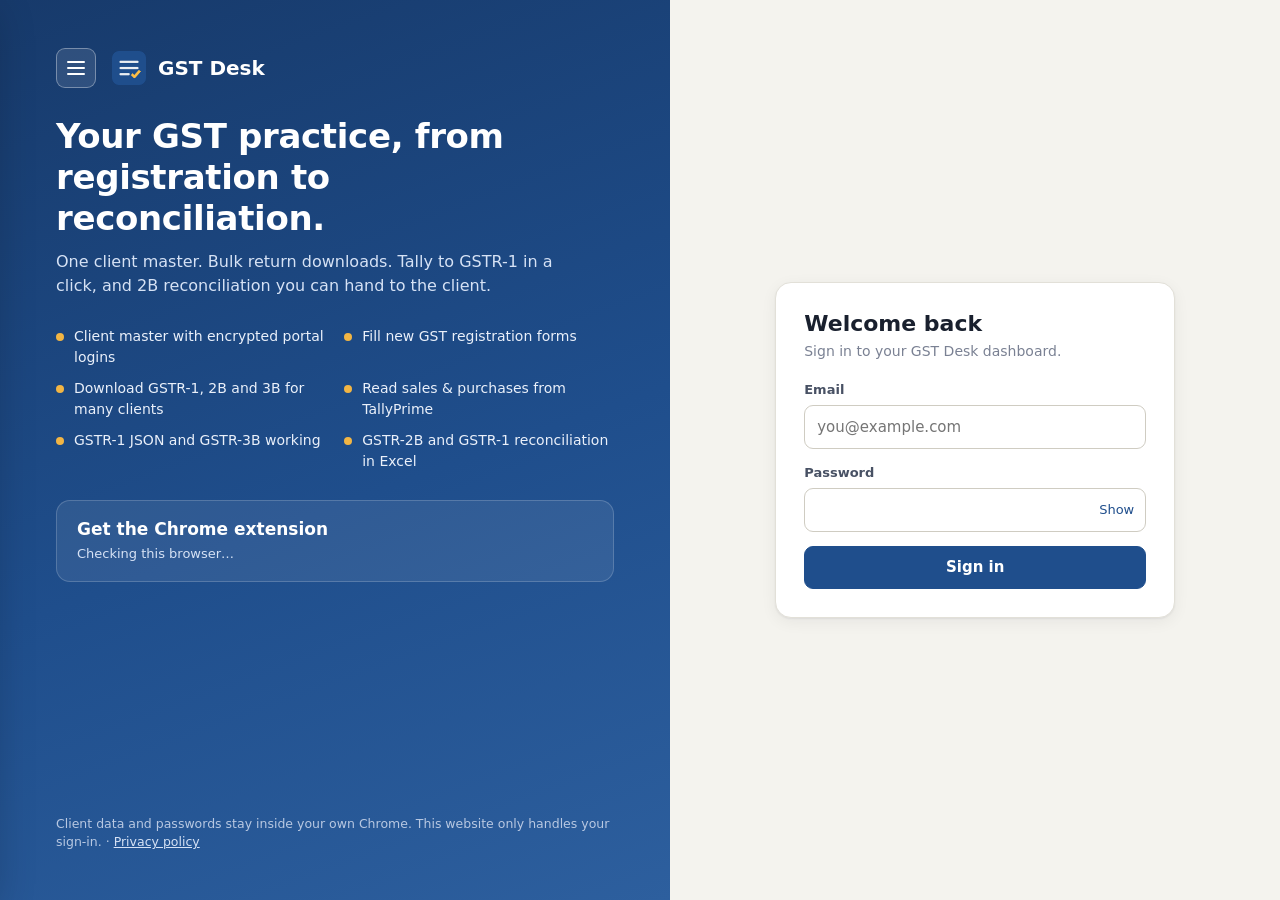
<file: index.html>
<!doctype html>
<html lang="en">
<head>
  <meta charset="utf-8">
  <title>GST Desk</title>
  <meta http-equiv="refresh" content="0; url=docs/">
  <script>location.replace('docs/' + location.hash);</script>
</head>
<body><p>Opening GST Desk… <a href="docs/">Click here if nothing happens</a>.</p></body>
</html>
</file>
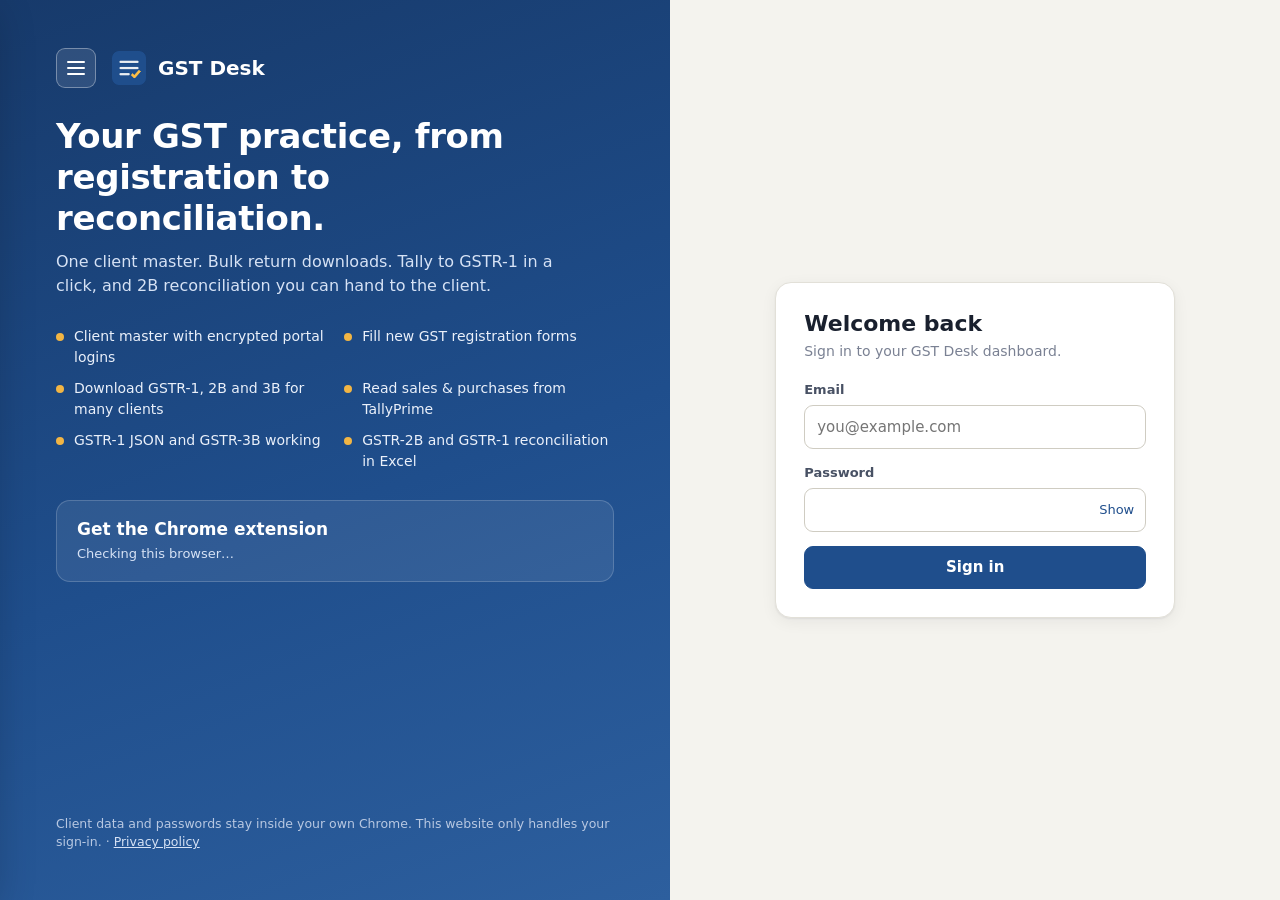
<file: docs/index.html>
<!doctype html>
<html lang="en">
<head>
  <meta charset="utf-8">
  <meta name="viewport" content="width=device-width, initial-scale=1">
  <title>GST Desk – Sign in</title>
  <meta name="description" content="GST Desk: client master, GST registration, bulk GSTR-1/2B/3B downloads, Tally import and reconciliation.">
  <link rel="icon" href="icon.png">
  <link rel="stylesheet" href="site.css">
</head>
<body>
  <div class="login">
    <section class="hero">
      <div class="logo"><img src="icon.png" alt="" width="34" height="34"> GST Desk</div>
      <div>
        <h1>Your GST practice, from registration to reconciliation.</h1>
        <p class="lead" style="margin-top:12px">One client master. Bulk return downloads. Tally to GSTR-1 in a click, and 2B reconciliation you can hand to the client.</p>
      </div>
      <ul class="feats">
        <li>Client master with encrypted portal logins</li>
        <li>Fill new GST registration forms</li>
        <li>Download GSTR-1, 2B and 3B for many clients</li>
        <li>Read sales &amp; purchases from TallyPrime</li>
        <li>GSTR-1 JSON and GSTR-3B working</li>
        <li>GSTR-2B and GSTR-1 reconciliation in Excel</li>
      </ul>

      <div class="dl-card" id="download"><h2>Get the Chrome extension</h2><div class="small sub">Checking this browser…</div></div>
      <div class="foot">Client data and passwords stay inside your own Chrome. This website only handles your sign-in. · <a href="privacy.html" style="color:#d6e2f5">Privacy policy</a></div>
    </section>

    <section class="auth-side">
      <div class="auth">
        <h2 id="title">Welcome back</h2>
        <p class="sub" id="subtitle">Sign in to your GST Desk dashboard.</p>
        <div class="tabs" role="tablist">
          <button role="tab" id="tab-in" aria-selected="true">Sign in</button>
          <button role="tab" id="tab-up" aria-selected="false">Create account</button>
        </div>
        <div id="msg" role="alert" aria-live="polite"></div>
        <form id="form" novalidate>
          <div class="field" id="name-f" hidden><label for="name">Your name</label><input id="name" autocomplete="name" placeholder="e.g. Priya Sharma"></div>
          <div class="field"><label for="email">Email</label><input id="email" type="email" autocomplete="email" required placeholder="you@example.com"></div>
          <div class="field"><label for="password">Password</label>
            <div class="pw"><input id="password" type="password" autocomplete="current-password" required minlength="6"><button type="button" id="show">Show</button></div></div>
          <div class="between" id="forgot-row"><span></span><button type="button" class="linkbtn" id="forgot">Forgot password?</button></div>
          <button class="btn primary block" id="submit" type="submit">Sign in</button>
        </form>
        <p class="small muted" style="margin:16px 0 0;text-align:center" id="switch-line">New here? <button class="linkbtn" id="to-up">Create an account</button></p>
        <a class="btn block mobile-dl" href="#download" style="margin-top:14px">Download the extension</a>
      </div>
    </section>
  </div>
  <script type="module" src="login.js"></script>
</body>
</html>
</file>
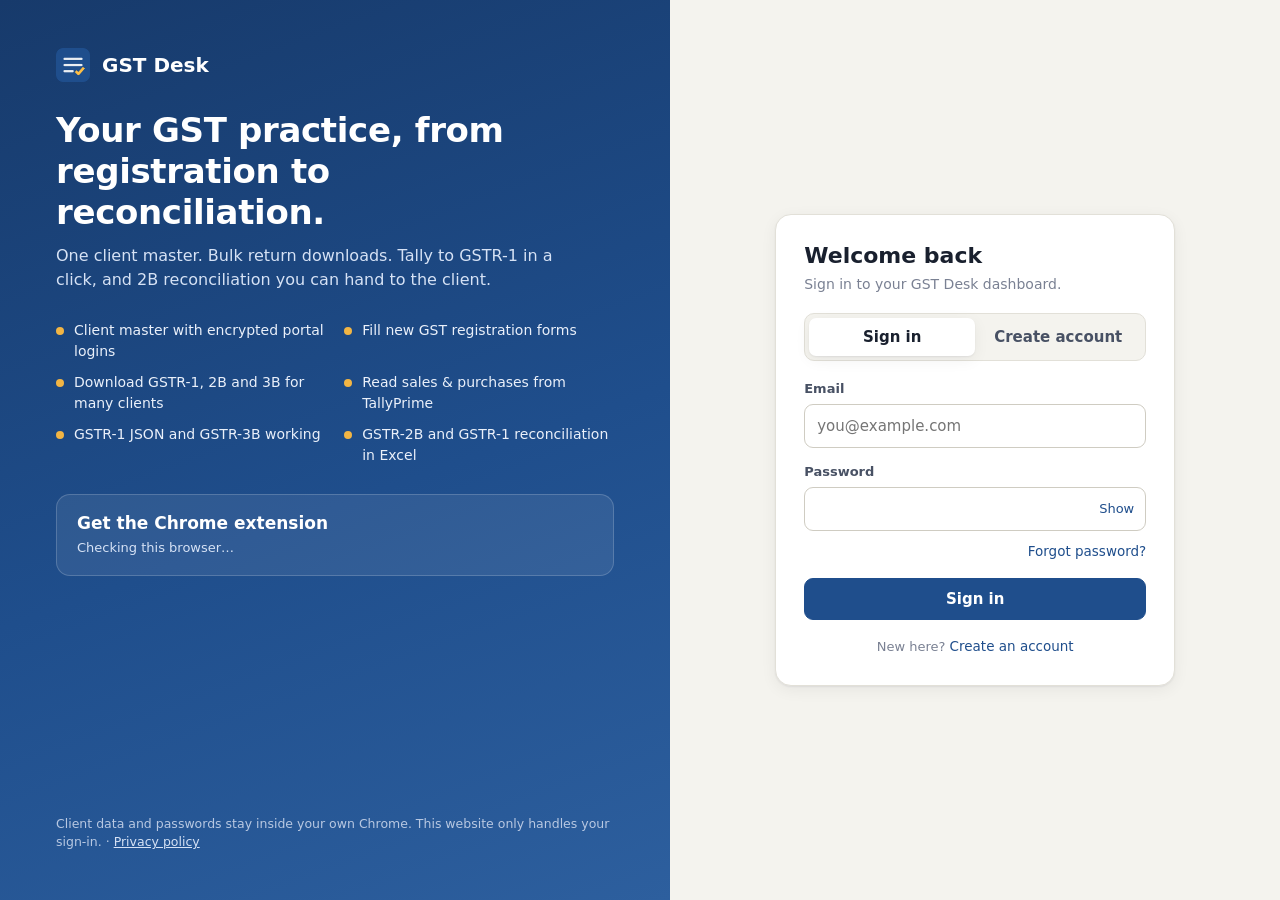
<file: docs/dashboard.html>
<!doctype html>
<html lang="en">
<head>
  <meta charset="utf-8">
  <meta name="viewport" content="width=device-width, initial-scale=1">
  <title>GST Desk – Dashboard</title>
  <link rel="icon" href="icon.png">
  <link rel="stylesheet" href="site.css">
</head>
<body>
  <header class="top"><div class="in">
    <div class="logo"><img src="icon.png" alt="" width="28" height="28"> GST Desk</div>
    <span class="chip" id="ext-chip"><span class="d"></span><span id="ext-text">Checking extension…</span></span>
    <span class="sp"></span>
    <div class="user"><span class="avatar" id="avatar">·</span><span class="who"><b id="uname"></b><br><span class="muted small" id="uemail"></span></span>
      <button class="btn" id="signout">Sign out</button></div>
  </div></header>

  <main class="wrap" id="app"><div class="loading">Loading your dashboard…</div></main>
  <script type="module" src="dashboard.js"></script>
</body>
</html>
</file>
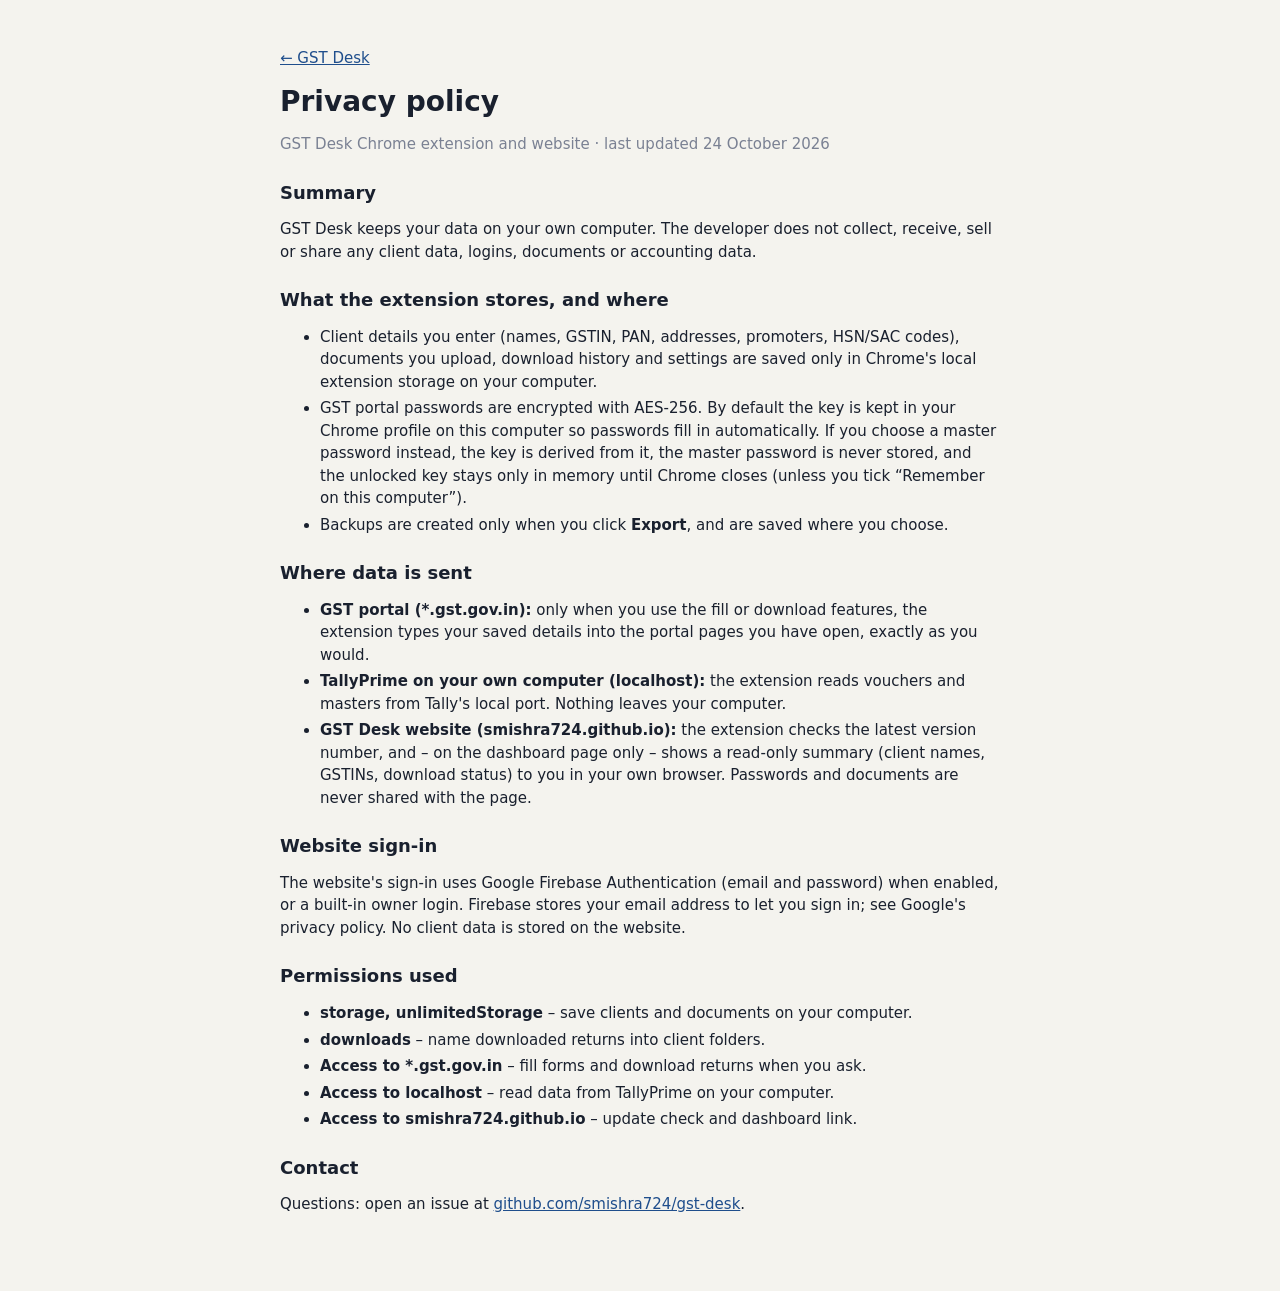
<file: docs/privacy.html>
<!doctype html>
<html lang="en">
<head>
  <meta charset="utf-8">
  <meta name="viewport" content="width=device-width, initial-scale=1">
  <title>GST Desk – Privacy policy</title>
  <link rel="icon" href="icon.png">
  <link rel="stylesheet" href="site.css">
  <style>.policy{max-width:760px;margin:0 auto;padding:32px 20px 60px}.policy h1{font-size:28px;margin-bottom:6px}.policy h2{font-size:18px;margin:26px 0 8px}.policy li{margin:4px 0}</style>
</head>
<body>
<main class="policy">
  <p><a href="index.html">← GST Desk</a></p>
  <h1>Privacy policy</h1>
  <p class="muted">GST Desk Chrome extension and website · last updated 24 October 2026</p>

  <h2>Summary</h2>
  <p>GST Desk keeps your data on your own computer. The developer does not collect, receive, sell or share any client data, logins, documents or accounting data.</p>

  <h2>What the extension stores, and where</h2>
  <ul>
    <li>Client details you enter (names, GSTIN, PAN, addresses, promoters, HSN/SAC codes), documents you upload, download history and settings are saved only in Chrome's local extension storage on your computer.</li>
    <li>GST portal passwords are encrypted with AES-256. By default the key is kept in your Chrome profile on this computer so passwords fill in automatically. If you choose a master password instead, the key is derived from it, the master password is never stored, and the unlocked key stays only in memory until Chrome closes (unless you tick “Remember on this computer”).</li>
    <li>Backups are created only when you click <b>Export</b>, and are saved where you choose.</li>
  </ul>

  <h2>Where data is sent</h2>
  <ul>
    <li><b>GST portal (*.gst.gov.in):</b> only when you use the fill or download features, the extension types your saved details into the portal pages you have open, exactly as you would.</li>
    <li><b>TallyPrime on your own computer (localhost):</b> the extension reads vouchers and masters from Tally's local port. Nothing leaves your computer.</li>
    <li><b>GST Desk website (smishra724.github.io):</b> the extension checks the latest version number, and – on the dashboard page only – shows a read-only summary (client names, GSTINs, download status) to you in your own browser. Passwords and documents are never shared with the page.</li>
  </ul>

  <h2>Website sign-in</h2>
  <p>The website's sign-in uses Google Firebase Authentication (email and password) when enabled, or a built-in owner login. Firebase stores your email address to let you sign in; see Google's privacy policy. No client data is stored on the website.</p>

  <h2>Permissions used</h2>
  <ul>
    <li><b>storage, unlimitedStorage</b> – save clients and documents on your computer.</li>
    <li><b>downloads</b> – name downloaded returns into client folders.</li>
    <li><b>Access to *.gst.gov.in</b> – fill forms and download returns when you ask.</li>
    <li><b>Access to localhost</b> – read data from TallyPrime on your computer.</li>
    <li><b>Access to smishra724.github.io</b> – update check and dashboard link.</li>
  </ul>

  <h2>Contact</h2>
  <p>Questions: open an issue at <a href="https://github.com/smishra724/gst-desk/issues">github.com/smishra724/gst-desk</a>.</p>
</main>
</body>
</html>
</file>
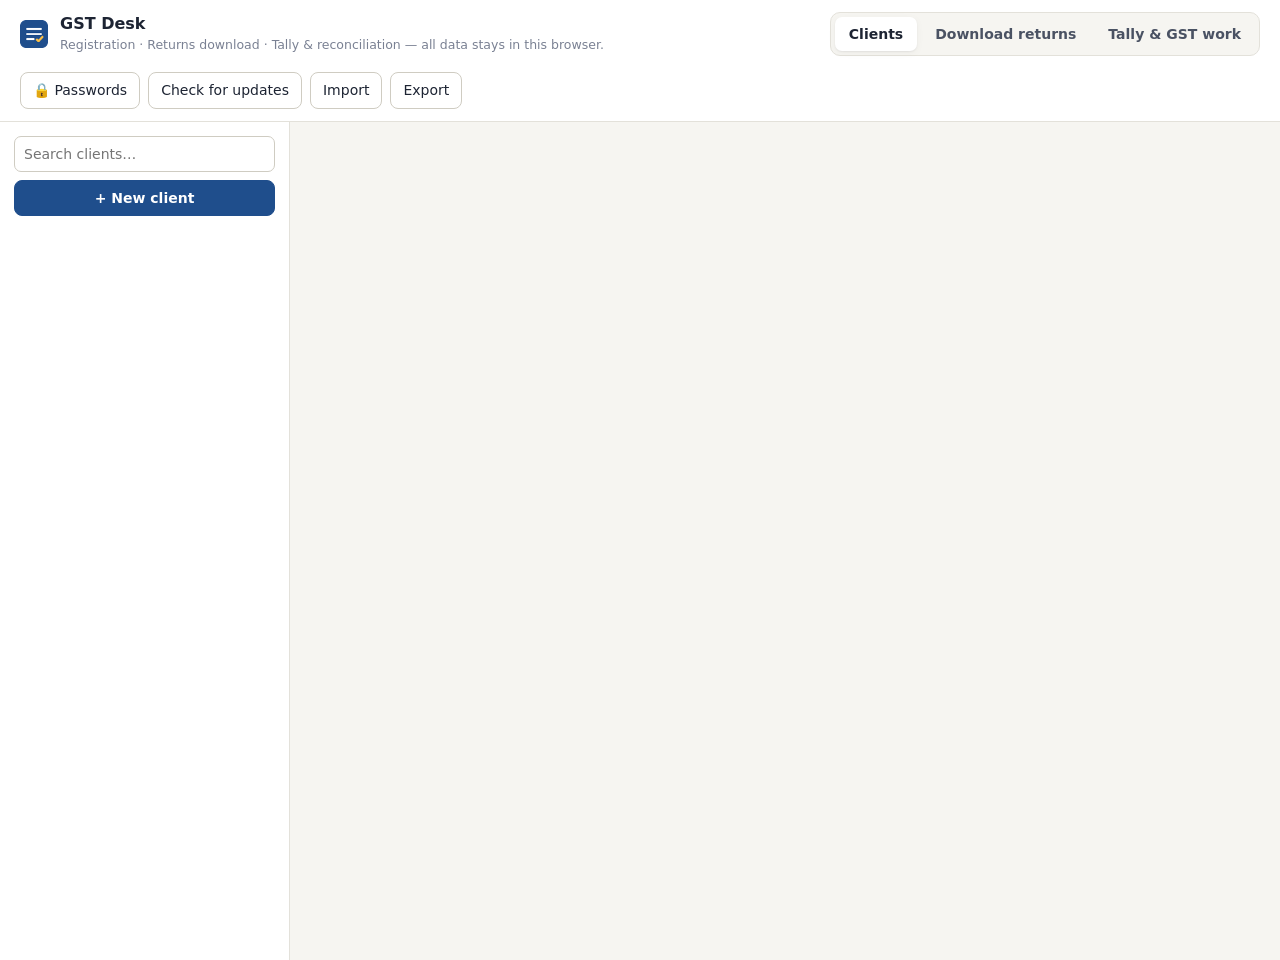
<file: extension/manager.html>
<!doctype html>
<html lang="en">
<head>
  <meta charset="utf-8">
  <meta name="viewport" content="width=device-width, initial-scale=1">
  <title>GST Desk</title>
  <link rel="stylesheet" href="manager.css">
</head>
<body>
  <header class="topbar">
    <div class="brand">
      <button type="button" id="btn-home" class="home-btn" aria-haspopup="menu" aria-expanded="false" title="GST Desk menu"><img src="icons/icon48.png" alt="GST Desk menu" width="28" height="28"></button>
      <div id="home-menu" class="home-menu" role="menu" hidden>
        <button role="menuitem" data-home="new">＋ New client</button>
        <button role="menuitem" data-home="import-portal">⬇ Import this client from GST portal</button>
        <button role="menuitem" data-home="downloads">Download returns</button>
        <button role="menuitem" data-home="work">Tally &amp; GST work</button>
        <hr>
        <button role="menuitem" data-home="portal">GST portal login ↗</button>
        <button role="menuitem" data-home="cadesk">Open CA Desk ↗</button>
        <button role="menuitem" data-home="site">GST Desk website ↗</button>
        <hr>
        <button role="menuitem" data-home="backup">Back up all clients (file)</button>
        <button role="menuitem" data-home="update">Check for updates</button>
        <div class="home-ver" id="home-ver"></div>
      </div>
      <div>
        <h1>GST Desk</h1>
        <p>Registration · Returns download · Tally &amp; reconciliation — all data stays in this browser.</p>
      </div>
    </div>
    <nav class="tabs" role="tablist">
      <button role="tab" data-view="clients" aria-selected="true">Clients</button>
      <button role="tab" data-view="downloads" aria-selected="false">Download returns</button>
      <button role="tab" data-view="work" aria-selected="false">Tally &amp; GST work</button>
    </nav>
    <div class="top-actions">
      <button id="btn-vault" class="ghost vault" title="Portal passwords">🔒 Passwords</button>
      <button id="btn-update" class="ghost" title="Check for a newer GST Desk">Check for updates</button>
      <button id="btn-import" class="ghost">Import</button>
      <button id="btn-export" class="ghost">Export</button>
      <input type="file" id="file-import" accept="application/json,.json" hidden>
    </div>
  </header>

  <div id="upd-banner" class="upd" hidden></div>

  <section id="view-clients" class="view">
    <div class="layout">
      <aside class="sidebar">
        <div class="side-head">
          <input id="search" type="search" placeholder="Search clients…" aria-label="Search clients">
          <button id="btn-new" class="primary">+ New client</button>
        </div>
        <ul id="client-list" class="client-list"></ul>
        <p id="empty-list" class="muted small" hidden>No clients yet. Add your first one.</p>
      </aside>
      <main id="editor" class="editor"></main>
    </div>
  </section>

  <section id="view-downloads" class="view" hidden>
    <div class="page" id="downloads"></div>
  </section>

  <section id="view-work" class="view" hidden>
    <div class="page" id="work"></div>
  </section>

  <dialog id="vault-dlg" class="dlg">
    <form method="dialog" id="vault-form">
      <h3 id="vault-title">Unlock passwords</h3>
      <p id="vault-text" class="muted small"></p>
      <label class="f"><span class="lbl">Master password</span><input type="password" id="vault-pw" autocomplete="new-password" required minlength="6"></label>
      <label class="f" id="vault-pw2-wrap" hidden><span class="lbl">Type it again</span><input type="password" id="vault-pw2" autocomplete="new-password"></label>
      <label class="small" id="vault-rem-wrap" hidden style="display:flex;gap:6px;align-items:center;margin-top:6px"><input type="checkbox" id="vault-rem" checked> Remember on this computer – don't ask again</label>
      <p id="vault-err" class="err-text"></p>
      <div class="dlg-actions">
        <button type="button" id="vault-cancel">Cancel</button>
        <button type="submit" class="primary" id="vault-ok">Unlock</button>
      </div>
    </form>
  </dialog>

  <div id="toast" class="toast" role="status" aria-live="polite"></div>
  <script src="schema.js"></script>
  <script src="updates.js"></script>
  <script src="vault.js"></script>
  <script src="xlsx.js"></script>
  <script src="pdftext.js"></script>
  <script src="districts.js"></script>
  <script src="docs.js"></script>
  <script src="pimport.js"></script>
  <script src="lists.js"></script>
  <script src="hsn.js"></script>
  <script src="tally.js"></script>
  <script src="gstwork.js"></script>
  <script src="manager.js"></script>
  <script src="downloads.js"></script>
  <script src="work.js"></script>
</body>
</html>
</file>
<file: docs/site.css>
[hidden] { display: none !important; }
:root {
  --bg: #f4f3ee; --panel: #ffffff; --ink: #19202e; --ink-2: #485164; --muted: #7a8193;
  --line: #e2e0d8; --line-2: #cfccc2; --accent: #1f4e8c; --accent-2: #2c66b3; --accent-ink: #fff; --accent-soft: #e8eef8;
  --ok: #1a7f37; --ok-soft: #e6f4ea; --warn: #9a5b00; --warn-soft: #fdf3e1; --err: #b42318; --err-soft: #fdecea;
  --gold: #f2b544; --radius: 12px; --shadow: 0 1px 2px rgba(20,24,35,.06), 0 4px 16px rgba(20,24,35,.06);
}
@media (prefers-color-scheme: dark) {
  :root { --bg: #12141a; --panel: #1b1e26; --ink: #e9ebf0; --ink-2: #bac0cd; --muted: #8a91a1; --line: #2a2e38; --line-2: #3a3f4b;
    --accent: #7aa7e6; --accent-2: #93b8ee; --accent-ink: #0f1420; --accent-soft: #1f2a3d; --ok: #5cc27a; --ok-soft: #17291d;
    --warn: #e7a84a; --warn-soft: #2d2415; --err: #f07b6e; --err-soft: #331b19; }
}
* { box-sizing: border-box; }
html, body { margin: 0; }
body { font: 15px/1.5 system-ui, -apple-system, "Segoe UI", Roboto, "Noto Sans", sans-serif; background: var(--bg); color: var(--ink); }
a { color: var(--accent); }
h1, h2, h3 { margin: 0; line-height: 1.2; }
button, input { font: inherit; color: inherit; }
.muted { color: var(--muted); } .small { font-size: 13px; }

.btn { display: inline-flex; align-items: center; justify-content: center; gap: 8px; border: 1px solid var(--line-2); background: var(--panel);
  border-radius: 9px; padding: 9px 14px; cursor: pointer; text-decoration: none; color: var(--ink); font-weight: 550; }
.btn:hover { border-color: var(--muted); }
.btn.primary { background: var(--accent); border-color: var(--accent); color: var(--accent-ink); }
.btn.primary:hover { background: var(--accent-2); }
.btn.block { width: 100%; }
.btn:disabled { opacity: .6; cursor: progress; }
:focus-visible { outline: 2px solid var(--accent); outline-offset: 2px; }

/* ---------- Login ---------- */
.login { min-height: 100vh; display: grid; grid-template-columns: 1.1fr 1fr; }
.hero { background: linear-gradient(160deg, #173a6b 0%, #1f4e8c 55%, #2d5f9e 100%); color: #fff; padding: 48px 56px; display: flex; flex-direction: column; gap: 28px; }
.hero .logo { display: flex; align-items: center; gap: 12px; font-weight: 700; font-size: 20px; }
.hero h1 { font-size: 34px; font-weight: 750; letter-spacing: -.01em; max-width: 520px; }
.hero p.lead { color: #d6e2f5; font-size: 16px; max-width: 520px; margin: 0; }
.feats { display: grid; grid-template-columns: 1fr 1fr; gap: 10px 18px; max-width: 560px; padding: 0; margin: 0; list-style: none; }
.feats li { display: flex; gap: 10px; align-items: flex-start; color: #eaf0fa; font-size: 14px; }
.feats li::before { content: ""; flex: none; width: 8px; height: 8px; border-radius: 50%; background: var(--gold); margin-top: 7px; }
.dl-card { background: rgba(255,255,255,.08); border: 1px solid rgba(255,255,255,.18); border-radius: 14px; padding: 18px 20px; max-width: 560px; }
.dl-card h2 { font-size: 17px; margin-bottom: 4px; }
.dl-card .row { display: flex; gap: 10px; flex-wrap: wrap; margin: 12px 0 6px; }
.dl-card .btn.primary { background: var(--gold); border-color: var(--gold); color: #1b1300; }
.dl-card .btn.ghost { background: transparent; border-color: rgba(255,255,255,.35); color: #fff; }
.dl-card ol { margin: 10px 0 0; padding-left: 20px; color: #d6e2f5; font-size: 13.5px; }
.dl-card ol li { margin: 3px 0; }
.dl-card code { background: rgba(0,0,0,.25); padding: 1px 6px; border-radius: 5px; font-size: 12.5px; color: #fff; }
.hero .foot { margin-top: auto; font-size: 12.5px; color: #b8c8e2; }

.auth-side { display: grid; place-items: center; padding: 40px 24px; }
.auth { width: min(400px, 100%); background: var(--panel); border: 1px solid var(--line); border-radius: 16px; box-shadow: var(--shadow); padding: 28px; }
.auth h2 { font-size: 22px; margin-bottom: 4px; }
.auth .sub { color: var(--muted); margin: 0 0 18px; font-size: 14px; }
.tabs { display: grid; grid-template-columns: 1fr 1fr; background: var(--bg); border: 1px solid var(--line); border-radius: 10px; padding: 4px; margin-bottom: 18px; }
.tabs button { border: 0; background: transparent; padding: 8px; border-radius: 7px; cursor: pointer; color: var(--ink-2); font-weight: 600; }
.tabs button[aria-selected="true"] { background: var(--panel); color: var(--ink); box-shadow: var(--shadow); }
.field { display: grid; gap: 5px; margin-bottom: 14px; }
.field label { font-size: 13px; font-weight: 600; color: var(--ink-2); }
.field input { border: 1px solid var(--line-2); background: var(--panel); border-radius: 9px; padding: 10px 12px; min-height: 42px; width: 100%; }
.pw { position: relative; }
.pw button { position: absolute; right: 6px; top: 50%; transform: translateY(-50%); border: 0; background: none; color: var(--accent); cursor: pointer; font-size: 13px; padding: 6px; }
.linkbtn { border: 0; background: none; color: var(--accent); cursor: pointer; padding: 0; font-size: 13.5px; }
.msg { border-radius: 9px; padding: 10px 12px; font-size: 13.5px; margin-bottom: 14px; }
.msg.err { background: var(--err-soft); color: var(--err); }
.msg.ok { background: var(--ok-soft); color: var(--ok); }
.msg.info { background: var(--accent-soft); color: var(--ink-2); }
.between { display: flex; justify-content: space-between; align-items: center; margin: -4px 0 16px; }
.mobile-dl { display: none; }

/* ---------- Dashboard ---------- */
.top { position: sticky; top: 0; z-index: 5; background: var(--panel); border-bottom: 1px solid var(--line); }
.top .in { max-width: 1200px; margin: 0 auto; padding: 12px 24px; display: flex; align-items: center; gap: 16px; }
.top .logo { display: flex; align-items: center; gap: 10px; font-weight: 700; }
.top .sp { flex: 1; }
.chip { display: inline-flex; align-items: center; gap: 6px; font-size: 12.5px; padding: 4px 10px; border-radius: 999px; border: 1px solid var(--line); color: var(--ink-2); }
.chip .d { width: 8px; height: 8px; border-radius: 50%; background: var(--muted); }
.chip.on .d { background: var(--ok); } .chip.off .d { background: var(--err); }
.user { display: flex; align-items: center; gap: 10px; font-size: 14px; }
.avatar { width: 32px; height: 32px; border-radius: 50%; background: var(--accent); color: var(--accent-ink); display: grid; place-items: center; font-weight: 700; font-size: 13px; }

.wrap { max-width: 1200px; margin: 0 auto; padding: 22px 24px 60px; }
.hello { display: flex; justify-content: space-between; align-items: flex-end; gap: 16px; flex-wrap: wrap; margin-bottom: 18px; }
.hello h1 { font-size: 24px; }
.hello p { margin: 4px 0 0; color: var(--muted); }
.actions { display: flex; gap: 8px; flex-wrap: wrap; }

.kpis { display: grid; grid-template-columns: repeat(4, 1fr); gap: 12px; margin-bottom: 16px; }
.kpi { background: var(--panel); border: 1px solid var(--line); border-radius: var(--radius); padding: 14px 16px; }
.kpi .k { font-size: 12.5px; color: var(--muted); font-weight: 600; text-transform: uppercase; letter-spacing: .04em; }
.kpi .v { font-size: 28px; font-weight: 750; margin-top: 4px; font-variant-numeric: tabular-nums; }
.kpi .s { font-size: 13px; color: var(--ink-2); }

.grid2 { display: grid; grid-template-columns: 1.6fr 1fr; gap: 16px; align-items: start; }
.card { background: var(--panel); border: 1px solid var(--line); border-radius: var(--radius); box-shadow: var(--shadow); margin-bottom: 16px; overflow: hidden; }
.card > header { display: flex; justify-content: space-between; align-items: center; gap: 10px; padding: 13px 16px; border-bottom: 1px solid var(--line); }
.card > header h3 { font-size: 15px; }
.card > .body { padding: 14px 16px; }
.card .search { border: 1px solid var(--line-2); border-radius: 8px; padding: 6px 10px; background: var(--panel); min-width: 200px; }

table { width: 100%; border-collapse: collapse; font-size: 13.5px; }
th, td { text-align: left; padding: 9px 12px; border-bottom: 1px solid var(--line); vertical-align: middle; }
th { font-size: 12px; color: var(--muted); font-weight: 650; text-transform: uppercase; letter-spacing: .03em; background: var(--bg); }
tr:last-child td { border-bottom: 0; }
.mono { font-family: ui-monospace, SFMono-Regular, Menlo, Consolas, monospace; font-size: 12.5px; }
.tw { overflow: auto; max-height: 460px; }
.pill { display: inline-block; font-size: 11.5px; font-weight: 650; padding: 2px 8px; border-radius: 999px; white-space: nowrap; }
.pill.ok { background: var(--ok-soft); color: var(--ok); } .pill.warn { background: var(--warn-soft); color: var(--warn); }
.pill.err { background: var(--err-soft); color: var(--err); } .pill.idle { background: var(--bg); color: var(--muted); border: 1px solid var(--line); }

.bar { height: 8px; background: var(--bg); border-radius: 999px; overflow: hidden; border: 1px solid var(--line); }
.bar i { display: block; height: 100%; background: var(--ok); }
.q-client { padding: 10px 0; border-bottom: 1px solid var(--line); }
.q-client:last-child { border-bottom: 0; }
.q-client .t { display: flex; justify-content: space-between; gap: 8px; font-size: 14px; font-weight: 600; margin-bottom: 6px; }
.q-files { display: flex; flex-wrap: wrap; gap: 6px; margin-top: 6px; }

.due li { display: flex; justify-content: space-between; gap: 10px; padding: 9px 0; border-bottom: 1px solid var(--line); font-size: 14px; }
.due li:last-child { border-bottom: 0; }
.due ul { list-style: none; margin: 0; padding: 0; }
.due .when { font-weight: 650; white-space: nowrap; }
.due .soon { color: var(--err); }

.empty { text-align: center; padding: 28px 16px; color: var(--ink-2); }
.empty h3 { font-size: 17px; margin-bottom: 6px; }
.notice { display: flex; gap: 14px; align-items: center; justify-content: space-between; flex-wrap: wrap; background: var(--warn-soft); color: var(--warn);
  border-radius: var(--radius); padding: 14px 16px; margin-bottom: 16px; }
.notice b { color: var(--ink); }
.loading { color: var(--muted); padding: 30px; text-align: center; }

@media (max-width: 960px) {
  .login { grid-template-columns: 1fr; }
  .hero { padding: 32px 22px; }
  .hero h1 { font-size: 26px; }
  .feats { grid-template-columns: 1fr; }
  .kpis { grid-template-columns: repeat(2, 1fr); }
  .grid2 { grid-template-columns: 1fr; }
  .top .in, .wrap { padding-left: 16px; padding-right: 16px; }
  .user .who { display: none; }
}
@media (max-width: 520px) { .kpis { grid-template-columns: 1fr 1fr; } .kpi .v { font-size: 22px; } }

/* ---------- ☰ menu ---------- */
.menu-btn { width: 40px; height: 40px; border-radius: 9px; border: 1px solid var(--line-2); background: var(--panel); display: inline-flex; flex-direction: column;
  justify-content: center; align-items: center; gap: 4px; cursor: pointer; padding: 0; flex: none; }
.menu-btn span { display: block; width: 18px; height: 2px; border-radius: 2px; background: var(--ink); }
.menu-btn:hover { border-color: var(--muted); }
.menu-btn.light { background: rgba(255,255,255,.1); border-color: rgba(255,255,255,.35); }
.menu-btn.light span { background: #fff; }
.drawer-shade { position: fixed; inset: 0; background: rgba(15,20,35,.45); opacity: 0; pointer-events: none; transition: opacity .2s; z-index: 50; }
.drawer-shade.open { opacity: 1; pointer-events: auto; }
.drawer { position: fixed; top: 0; left: 0; bottom: 0; width: min(300px, 86vw); background: var(--panel); border-right: 1px solid var(--line); z-index: 51;
  transform: translateX(-102%); transition: transform .22s ease; display: flex; flex-direction: column; box-shadow: 0 10px 40px rgba(0,0,0,.2); }
.drawer.open { transform: none; }
.drawer-head { display: flex; align-items: center; gap: 10px; padding: 16px; border-bottom: 1px solid var(--line); }
.drawer-head b { flex: 1; }
.drawer-x { border: 0; background: none; font-size: 18px; cursor: pointer; color: var(--ink-2); padding: 4px 8px; border-radius: 6px; }
.drawer-x:hover { background: var(--bg); }
.drawer ul { list-style: none; margin: 0; padding: 8px; overflow: auto; flex: 1; }
.drawer li.sep { height: 1px; background: var(--line); margin: 8px 6px; }
.drawer a { display: grid; grid-template-columns: 26px 1fr; align-items: center; gap: 2px 8px; padding: 10px 10px; border-radius: 8px; color: var(--ink); text-decoration: none; font-weight: 550; }
.drawer a small { grid-column: 2; color: var(--muted); font-weight: 400; font-size: 12px; }
.drawer a:hover, .drawer a:focus-visible { background: var(--bg); }
.drawer a[aria-current="page"] { background: var(--accent-soft); color: var(--accent); }
.drawer .ic { font-size: 16px; text-align: center; }
.drawer-foot { padding: 12px 16px; border-top: 1px solid var(--line); font-size: 12.5px; color: var(--muted); }
.hero .logo .menu-btn { margin-right: 4px; }

.dl-card .sub { color: #d6e2f5; }
.dl-card .warnline { margin: 8px 0 0; font-size: 13px; color: #ffd98a; }
.dl-card .btn.ghost { background: transparent; border-color: rgba(255,255,255,.35); color: #fff; }
.chip.upd { background: var(--warn-soft); color: var(--warn); border-color: transparent; text-decoration: none; font-weight: 600; }
.chip.upd .d { background: var(--warn); }
</file>
<file: extension/manager.css>
[hidden] { display: none !important; }
:root {
  --bg: #f6f5f1;
  --panel: #ffffff;
  --ink: #1d2433;
  --ink-2: #4a5263;
  --muted: #7a8193;
  --line: #e3e1da;
  --line-2: #cfccc2;
  --accent: #1f4e8c;
  --accent-ink: #ffffff;
  --accent-soft: #e8eef8;
  --ok: #1a7f37;
  --ok-soft: #e6f4ea;
  --warn: #9a5b00;
  --warn-soft: #fdf3e1;
  --err: #b42318;
  --err-soft: #fdecea;
  --radius: 10px;
  --shadow: 0 1px 2px rgba(20, 24, 35, .06), 0 2px 8px rgba(20, 24, 35, .04);
  color-scheme: light;
}
@media (prefers-color-scheme: dark) {
  :root {
    --bg: #14161b; --panel: #1c1f26; --ink: #e8eaef; --ink-2: #b9bfcc; --muted: #8a91a1;
    --line: #2b2f39; --line-2: #3a3f4b; --accent: #7aa7e6; --accent-ink: #0f1420; --accent-soft: #1f2a3d;
    --ok: #5cc27a; --ok-soft: #17291d; --warn: #e7a84a; --warn-soft: #2d2415; --err: #f07b6e; --err-soft: #331b19;
    color-scheme: dark;
  }
}
* { box-sizing: border-box; }
html, body { margin: 0; }
body {
  font: 14px/1.45 system-ui, -apple-system, "Segoe UI", Roboto, "Noto Sans", sans-serif;
  background: var(--bg); color: var(--ink);
}
h1, h2, h3, h4 { margin: 0; line-height: 1.25; }
button, input, select, textarea { font: inherit; color: inherit; }
.small { font-size: 12.5px; }
.muted { color: var(--muted); }

/* Top bar */
.topbar {
  display: flex; align-items: center; justify-content: space-between; gap: 16px;
  padding: 12px 20px; background: var(--panel); border-bottom: 1px solid var(--line);
  position: sticky; top: 0; z-index: 5;
}
.brand { display: flex; gap: 12px; align-items: center; }
.brand h1 { font-size: 16px; font-weight: 650; }
.brand p { margin: 2px 0 0; color: var(--muted); font-size: 12.5px; }
.top-actions { display: flex; gap: 8px; align-items: center; flex-wrap: wrap; }

button {
  border: 1px solid var(--line-2); background: var(--panel); border-radius: 8px;
  padding: 7px 12px; cursor: pointer; transition: background .12s, border-color .12s;
}
button:hover { border-color: var(--muted); }
button.primary, .primary-link {
  background: var(--accent); color: var(--accent-ink); border-color: var(--accent); font-weight: 600;
}
.primary-link { text-decoration: none; padding: 7px 12px; border-radius: 8px; border: 1px solid var(--accent); }
button.ghost { background: transparent; }
button.danger { color: var(--err); }
button.danger:hover { border-color: var(--err); background: var(--err-soft); }
button.link { border: 0; background: none; color: var(--accent); padding: 2px 4px; }
button:focus-visible, input:focus-visible, select:focus-visible, textarea:focus-visible, a:focus-visible {
  outline: 2px solid var(--accent); outline-offset: 1px;
}

/* Layout */
.layout { display: grid; grid-template-columns: 290px 1fr; min-height: calc(100vh - 62px); }
.sidebar { border-right: 1px solid var(--line); background: var(--panel); padding: 14px; display: flex; flex-direction: column; gap: 10px;
  position: sticky; top: 62px; align-self: start; height: calc(100vh - 62px); }
.side-head { display: flex; flex-direction: column; gap: 8px; }
.side-head input { width: 100%; }
.client-list { list-style: none; margin: 0; padding: 0; display: flex; flex-direction: column; gap: 4px; overflow: auto; }
.client-list li button {
  width: 100%; text-align: left; border: 1px solid transparent; background: transparent;
  padding: 9px 10px; border-radius: 8px; display: grid; gap: 2px;
}
.client-list li button:hover { background: var(--bg); }
.client-list li button[aria-current="true"] { background: var(--accent-soft); border-color: var(--accent); }
.client-list .nm { font-weight: 600; overflow: hidden; text-overflow: ellipsis; white-space: nowrap; }
.client-list .meta { display: flex; gap: 6px; align-items: center; font-size: 12px; color: var(--muted); }
.badge { font-size: 11px; padding: 1px 7px; border-radius: 999px; border: 1px solid var(--line-2); color: var(--ink-2); white-space: nowrap; }
.badge.ok { background: var(--ok-soft); color: var(--ok); border-color: transparent; }
.badge.err { background: var(--err-soft); color: var(--err); border-color: transparent; }
.badge.warn { background: var(--warn-soft); color: var(--warn); border-color: transparent; }

/* Editor */
.editor { padding: 20px 28px 80px; max-width: 1080px; width: 100%; }
.welcome { background: var(--panel); border: 1px solid var(--line); border-radius: var(--radius); padding: 28px; max-width: 620px; }
.welcome h2 { font-size: 18px; margin-bottom: 8px; }
.welcome p { color: var(--ink-2); margin: 0; }

.ed-head { display: flex; align-items: flex-start; justify-content: space-between; gap: 16px; margin-bottom: 14px; }
.ed-head h2 { font-size: 20px; }
.ed-head .sub { color: var(--muted); margin-top: 4px; display: flex; gap: 8px; align-items: center; flex-wrap: wrap; }
.ed-actions { display: flex; gap: 8px; flex-wrap: wrap; }
.saved { font-size: 12px; color: var(--muted); }

.issues { background: var(--panel); border: 1px solid var(--line); border-radius: var(--radius); margin-bottom: 14px; }
.issues summary { cursor: pointer; padding: 10px 14px; font-weight: 600; display: flex; gap: 8px; align-items: center; }
.issues ul { margin: 0; padding: 0 14px 12px 32px; color: var(--ink-2); }
.issues li { margin: 3px 0; }
.issues li.e::marker { color: var(--err); }
.issues li.w::marker { color: var(--warn); }
.issues button.link { font-size: 13px; }

.card { background: var(--panel); border: 1px solid var(--line); border-radius: var(--radius); box-shadow: var(--shadow); margin-bottom: 14px; }
.card > header { padding: 12px 16px; border-bottom: 1px solid var(--line); display: flex; justify-content: space-between; align-items: center; gap: 10px; }
.card > header h3 { font-size: 14.5px; font-weight: 650; }
.card > header .hint { font-size: 12px; color: var(--muted); font-weight: 400; }
.card > .body { padding: 14px 16px 16px; }
.step { display: inline-grid; place-items: center; width: 22px; height: 22px; border-radius: 50%; background: var(--accent-soft); color: var(--accent); font-size: 12px; font-weight: 700; margin-right: 8px; }

.grid { display: grid; grid-template-columns: repeat(12, 1fr); gap: 12px 14px; }
.f { display: flex; flex-direction: column; gap: 4px; grid-column: span 4; min-width: 0; }
.f.s2 { grid-column: span 2; } .f.s3 { grid-column: span 3; } .f.s6 { grid-column: span 6; } .f.s8 { grid-column: span 8; } .f.s12 { grid-column: span 12; }
.f > label, .f > .lbl { font-size: 12.5px; color: var(--ink-2); font-weight: 550; }
.f .req::after { content: " *"; color: var(--err); }
input[type=text], input[type=email], input[type=tel], input[type=date], input[type=search], select, textarea {
  width: 100%; border: 1px solid var(--line-2); background: var(--panel); border-radius: 7px; padding: 7px 9px; min-height: 34px;
}
textarea { min-height: 70px; resize: vertical; }
input.upper { text-transform: uppercase; }
.f.bad input, .f.bad select { border-color: var(--err); background: var(--err-soft); }
.f .msg { font-size: 11.5px; color: var(--err); }
.f .msg.w { color: var(--warn); }
.f .help { font-size: 11.5px; color: var(--muted); }

.seg { display: inline-flex; border: 1px solid var(--line-2); border-radius: 8px; overflow: hidden; width: fit-content; }
.seg label { padding: 6px 12px; cursor: pointer; font-size: 13px; border-right: 1px solid var(--line-2); }
.seg label:last-child { border-right: 0; }
.seg input { position: absolute; opacity: 0; pointer-events: none; }
.seg label:has(input:checked) { background: var(--accent); color: var(--accent-ink); }
.seg label:has(input:focus-visible) { outline: 2px solid var(--accent); outline-offset: -2px; }

.checks { display: grid; grid-template-columns: repeat(auto-fill, minmax(210px, 1fr)); gap: 6px 14px; }
.checks label { display: flex; gap: 8px; align-items: center; font-size: 13px; cursor: pointer; }

.person { border: 1px solid var(--line); border-radius: 9px; margin-bottom: 12px; }
.person > .ph { display: flex; justify-content: space-between; align-items: center; gap: 10px; padding: 9px 12px; background: var(--bg); border-bottom: 1px solid var(--line); border-radius: 9px 9px 0 0; }
.person > .ph h4 { font-size: 13.5px; }
.person > .ph .acts { display: flex; gap: 8px; align-items: center; }
.person > .pb { padding: 12px; }
.sig { display: inline-flex; gap: 6px; align-items: center; font-size: 12.5px; cursor: pointer; }
.sub-h { grid-column: span 12; font-size: 12px; text-transform: uppercase; letter-spacing: .04em; color: var(--muted); margin-top: 6px; display: flex; justify-content: space-between; align-items: center; }

.codes { display: grid; grid-template-columns: repeat(5, 1fr); gap: 8px; }
.codes .f { grid-column: auto; }

.docs { margin: 0; padding-left: 20px; color: var(--ink-2); }
.docs li { margin: 4px 0; }

.toast {
  position: fixed; bottom: 18px; left: 50%; transform: translateX(-50%) translateY(20px); opacity: 0;
  background: var(--ink); color: var(--bg); padding: 9px 14px; border-radius: 8px; transition: all .2s; pointer-events: none; z-index: 20;
}
.toast.show { opacity: 1; transform: translateX(-50%) translateY(0); }

@media (max-width: 900px) {
  .layout { grid-template-columns: 1fr; }
  .sidebar { border-right: 0; border-bottom: 1px solid var(--line); position: static; height: auto; max-height: 40vh; }
  .f, .f.s2, .f.s3, .f.s6, .f.s8 { grid-column: span 6; }
  .codes { grid-template-columns: repeat(3, 1fr); }
  .editor { padding: 16px; }
}
@media (max-width: 560px) {
  .f, .f.s2, .f.s3, .f.s6, .f.s8 { grid-column: span 12; }
  .topbar { flex-direction: column; align-items: flex-start; }
}

/* ---------- v2: tabs, pages, dialogs, tables ---------- */
.topbar { flex-wrap: wrap; }
.tabs { display: flex; gap: 4px; background: var(--bg); padding: 4px; border-radius: 10px; border: 1px solid var(--line); }
.tabs button { border: 0; background: transparent; padding: 7px 14px; border-radius: 7px; font-weight: 550; color: var(--ink-2); }
.tabs button[aria-selected="true"] { background: var(--panel); color: var(--ink); box-shadow: var(--shadow); }
.vault.on { color: var(--ok); border-color: var(--ok); }
.mono { font-family: ui-monospace, SFMono-Regular, Menlo, Consolas, monospace; letter-spacing: .02em; }
.reg-wrap { margin-bottom: 14px; }
.reg-wrap > summary { cursor: pointer; padding: 12px 16px; background: var(--panel); border: 1px solid var(--line); border-radius: var(--radius); font-weight: 650; margin-bottom: 14px; }
.reg-wrap[open] > summary { color: var(--accent); }
.pw-row { display: flex; gap: 6px; }
.pw-row input { flex: 1; min-width: 0; }
.err-text { color: var(--err); font-size: 12.5px; min-height: 1em; margin: 6px 0 0; }

.dlg { border: 1px solid var(--line); border-radius: 12px; padding: 20px; width: min(420px, 92vw); background: var(--panel); color: var(--ink); box-shadow: 0 20px 60px rgba(0,0,0,.25); }
.dlg::backdrop { background: rgba(20, 24, 35, .45); }
.dlg h3 { font-size: 16px; margin-bottom: 6px; }
.dlg .f { margin-top: 10px; }
.dlg-actions { display: flex; justify-content: flex-end; gap: 8px; margin-top: 14px; }

.page { max-width: 1180px; margin: 0 auto; padding: 20px 24px 80px; }
.page h2 { font-size: 19px; margin-bottom: 4px; }
.page .lead { color: var(--ink-2); margin: 0 0 16px; }
.cols { display: grid; grid-template-columns: 1fr 1fr; gap: 14px; }
.cols3 { display: grid; grid-template-columns: repeat(3, 1fr); gap: 14px; }
.pick { max-height: 280px; overflow: auto; border: 1px solid var(--line); border-radius: 8px; padding: 6px; }
.pick label { display: flex; gap: 8px; align-items: center; padding: 5px 6px; border-radius: 6px; cursor: pointer; font-size: 13px; }
.pick label:hover { background: var(--bg); }
.pick .sub { color: var(--muted); font-size: 12px; margin-left: auto; }
.months { display: grid; grid-template-columns: repeat(4, 1fr); gap: 4px 10px; }
.months label, .opts label { display: flex; gap: 6px; align-items: center; font-size: 13px; cursor: pointer; }
.opts { display: flex; flex-direction: column; gap: 6px; }
.row { display: flex; gap: 8px; align-items: center; flex-wrap: wrap; }
.row.end { justify-content: flex-end; }
.note { background: var(--accent-soft); color: var(--ink-2); border-radius: 9px; padding: 10px 12px; font-size: 13px; }
.note.warn { background: var(--warn-soft); color: var(--warn); }
.note.err { background: var(--err-soft); color: var(--err); }

.tbl-wrap { overflow: auto; border: 1px solid var(--line); border-radius: 9px; max-height: 520px; }
table.tbl { border-collapse: collapse; width: 100%; font-size: 12.5px; }
.tbl th, .tbl td { padding: 6px 9px; border-bottom: 1px solid var(--line); text-align: left; white-space: nowrap; }
.tbl th { position: sticky; top: 0; background: var(--bg); font-weight: 650; color: var(--ink-2); z-index: 1; }
.tbl td.n, .tbl th.n { text-align: right; font-variant-numeric: tabular-nums; }
.tbl tr.sum td { font-weight: 650; background: var(--bg); }
.st { display: inline-block; padding: 1px 8px; border-radius: 999px; font-size: 11.5px; font-weight: 600; }
.st.ok { background: var(--ok-soft); color: var(--ok); }
.st.warn { background: var(--warn-soft); color: var(--warn); }
.st.err { background: var(--err-soft); color: var(--err); }
.st.idle { background: var(--bg); color: var(--muted); border: 1px solid var(--line); }
.stats { display: grid; grid-template-columns: repeat(auto-fit, minmax(170px, 1fr)); gap: 10px; }
.stat { border: 1px solid var(--line); border-radius: 9px; padding: 10px 12px; background: var(--panel); }
.stat .k { font-size: 12px; color: var(--muted); }
.stat .v { font-size: 18px; font-weight: 650; font-variant-numeric: tabular-nums; margin-top: 2px; }
.stat .s { font-size: 12px; color: var(--ink-2); }
.drop { border: 1.5px dashed var(--line-2); border-radius: 9px; padding: 14px; text-align: center; color: var(--ink-2); font-size: 13px; cursor: pointer; }
.drop.over { border-color: var(--accent); background: var(--accent-soft); }
.drop b { color: var(--accent); }
@media (max-width: 900px) { .cols, .cols3 { grid-template-columns: 1fr; } .tabs { order: 3; width: 100%; } }

/* ---------- documents ---------- */
.doc-list { display: flex; flex-direction: column; }
.doc-h { font-size: 12px; text-transform: uppercase; letter-spacing: .04em; color: var(--muted); font-weight: 650; margin: 14px 0 4px; }
.doc-h:first-child { margin-top: 0; }
.doc-row { display: grid; grid-template-columns: minmax(200px, 1.3fr) minmax(160px, 1fr) auto; gap: 10px; align-items: center; padding: 9px 0; border-bottom: 1px solid var(--line); }
.doc-l b { font-weight: 600; font-size: 13.5px; }
.doc-f { display: flex; gap: 6px; align-items: center; flex-wrap: wrap; min-width: 0; }
.doc-name { overflow: hidden; text-overflow: ellipsis; white-space: nowrap; max-width: 180px; }
.doc-sub { width: auto; min-height: 28px; padding: 3px 6px; font-size: 12.5px; }
.doc-a { display: flex; gap: 6px; justify-content: flex-end; }
.doc-a button { padding: 5px 10px; font-size: 12.5px; }
.dlg.wide { width: min(640px, 94vw); }
.sug { display: flex; flex-direction: column; gap: 6px; max-height: 60vh; overflow: auto; margin-top: 8px; }
.sug-row { display: grid; grid-template-columns: auto 170px 1fr auto; gap: 8px; align-items: center; font-size: 13px; }
.sug-row input[type=text] { min-height: 30px; padding: 4px 8px; }
@media (max-width: 700px) { .doc-row { grid-template-columns: 1fr; } .doc-a { justify-content: flex-start; } .sug-row { grid-template-columns: auto 1fr; } }

/* ---------- update banner ---------- */
.upd { display: flex; gap: 16px; align-items: center; justify-content: space-between; flex-wrap: wrap; background: var(--warn-soft); color: var(--ink);
  border-bottom: 1px solid var(--line); padding: 12px 20px; }
.upd ol { margin: 6px 0 4px; padding-left: 20px; }
.upd .row { display: flex; gap: 8px; }

/* ---------- inline documents ---------- */
.doc-in { min-width: 0; }
.doc-chip { display: flex; flex-wrap: wrap; align-items: center; gap: 8px 10px; border: 1px dashed var(--line-2); border-radius: 9px; padding: 8px 10px; background: var(--bg); }
.doc-chip.has { border-style: solid; background: var(--ok-soft); border-color: transparent; }
.doc-upload { border: 0; background: none; color: var(--accent); font-weight: 600; padding: 2px 0; display: inline-flex; gap: 6px; align-items: center; }
.doc-upload:hover { text-decoration: underline; }
.doc-ic { font-size: 15px; }
.doc-t { display: flex; flex-direction: column; min-width: 0; flex: 1; }
.doc-t b { font-size: 13px; }
.doc-btns { display: flex; gap: 6px; margin-left: auto; }
.doc-btns button { padding: 4px 9px; font-size: 12px; background: var(--panel); }
.doc-status { color: var(--accent); flex-basis: 100%; }
.doc-status:empty { display: none; }
.doc-trio .trio { display: grid; grid-template-columns: repeat(2, 1fr); gap: 8px; }
.doc-check { margin: 0 0 14px; }
.flash input, .flash select, .flash .seg { animation: flashIn 3.5s ease-out; }
@keyframes flashIn { 0%, 60% { background: #d9f2df; box-shadow: 0 0 0 3px rgba(26,127,55,.25); } 100% { background: inherit; box-shadow: none; } }
.toast.act { pointer-events: auto; display: flex; gap: 14px; align-items: center; }
.toast.act button { background: transparent; border: 1px solid currentColor; color: inherit; padding: 4px 10px; border-radius: 6px; }
@media (max-width: 900px) { .doc-trio .trio { grid-template-columns: 1fr; } }

/* ---------- HSN ---------- */
.hsn-find { display: flex; gap: 8px; margin-bottom: 8px; }
.hsn-find input { flex: 1; }
.hsn-find select { width: auto; }
.hsn-res { display: flex; flex-direction: column; gap: 4px; max-height: 260px; overflow: auto; margin-bottom: 10px; }
.hsn-res:empty { display: none; }
.hsn-hit { text-align: left; border: 1px solid var(--line); background: var(--panel); padding: 6px 10px; border-radius: 7px; font-size: 13px; }
.hsn-hit:hover { border-color: var(--accent); background: var(--accent-soft); }
.hsn-rows { display: flex; flex-direction: column; gap: 6px; }
.hsn-row { display: grid; grid-template-columns: 60px 120px 1fr; gap: 10px; align-items: center; }
.hsn-row label { font-size: 12.5px; color: var(--ink-2); font-weight: 550; }
.hsn-row input { min-height: 32px; }
.hsn-row .msg { grid-column: 2 / 4; }
.hsn-row .msg:empty { display: none; }
.hsn-desc { font-size: 13px; }
.hsn-desc.bad { color: var(--err); }
.note b { color: var(--ink); }
.ed-actions .primary { font-weight: 600; }
@media (max-width: 700px) { .hsn-row { grid-template-columns: 50px 1fr; } .hsn-desc { grid-column: 1 / 3; } }

/* blue icon = GST Desk menu */
.brand { position: relative; }
.home-btn { padding: 0; border: 0; background: none; cursor: pointer; border-radius: 8px; line-height: 0; }
.home-btn:hover img, .home-btn[aria-expanded="true"] img { outline: 3px solid rgba(59, 123, 224, .25); border-radius: 8px; }
.home-menu { position: absolute; top: 40px; left: 0; z-index: 50; min-width: 260px; background: #fff; border: 1px solid var(--line, #e3e7ef); border-radius: 10px; box-shadow: 0 10px 30px rgba(0,0,0,.15); padding: 6px; display: flex; flex-direction: column; }
.home-menu[hidden] { display: none !important; }
.home-menu button { text-align: left; border: 0; background: none; padding: 8px 10px; border-radius: 7px; font: inherit; cursor: pointer; }
.home-menu button:hover, .home-menu button:focus { background: #eef3fc; outline: none; }
.home-menu hr { border: 0; border-top: 1px solid var(--line, #e3e7ef); margin: 4px 0; }
.home-ver { color: var(--muted, #667085); font-size: 12px; padding: 4px 10px 2px; }
.pill { display: inline-block; padding: 2px 8px; border-radius: 999px; font-size: 12px; background: #eef2f7; color: #475467; }
.pill.ok { background: #e6f4ea; color: #1a7f37; }
</file>
